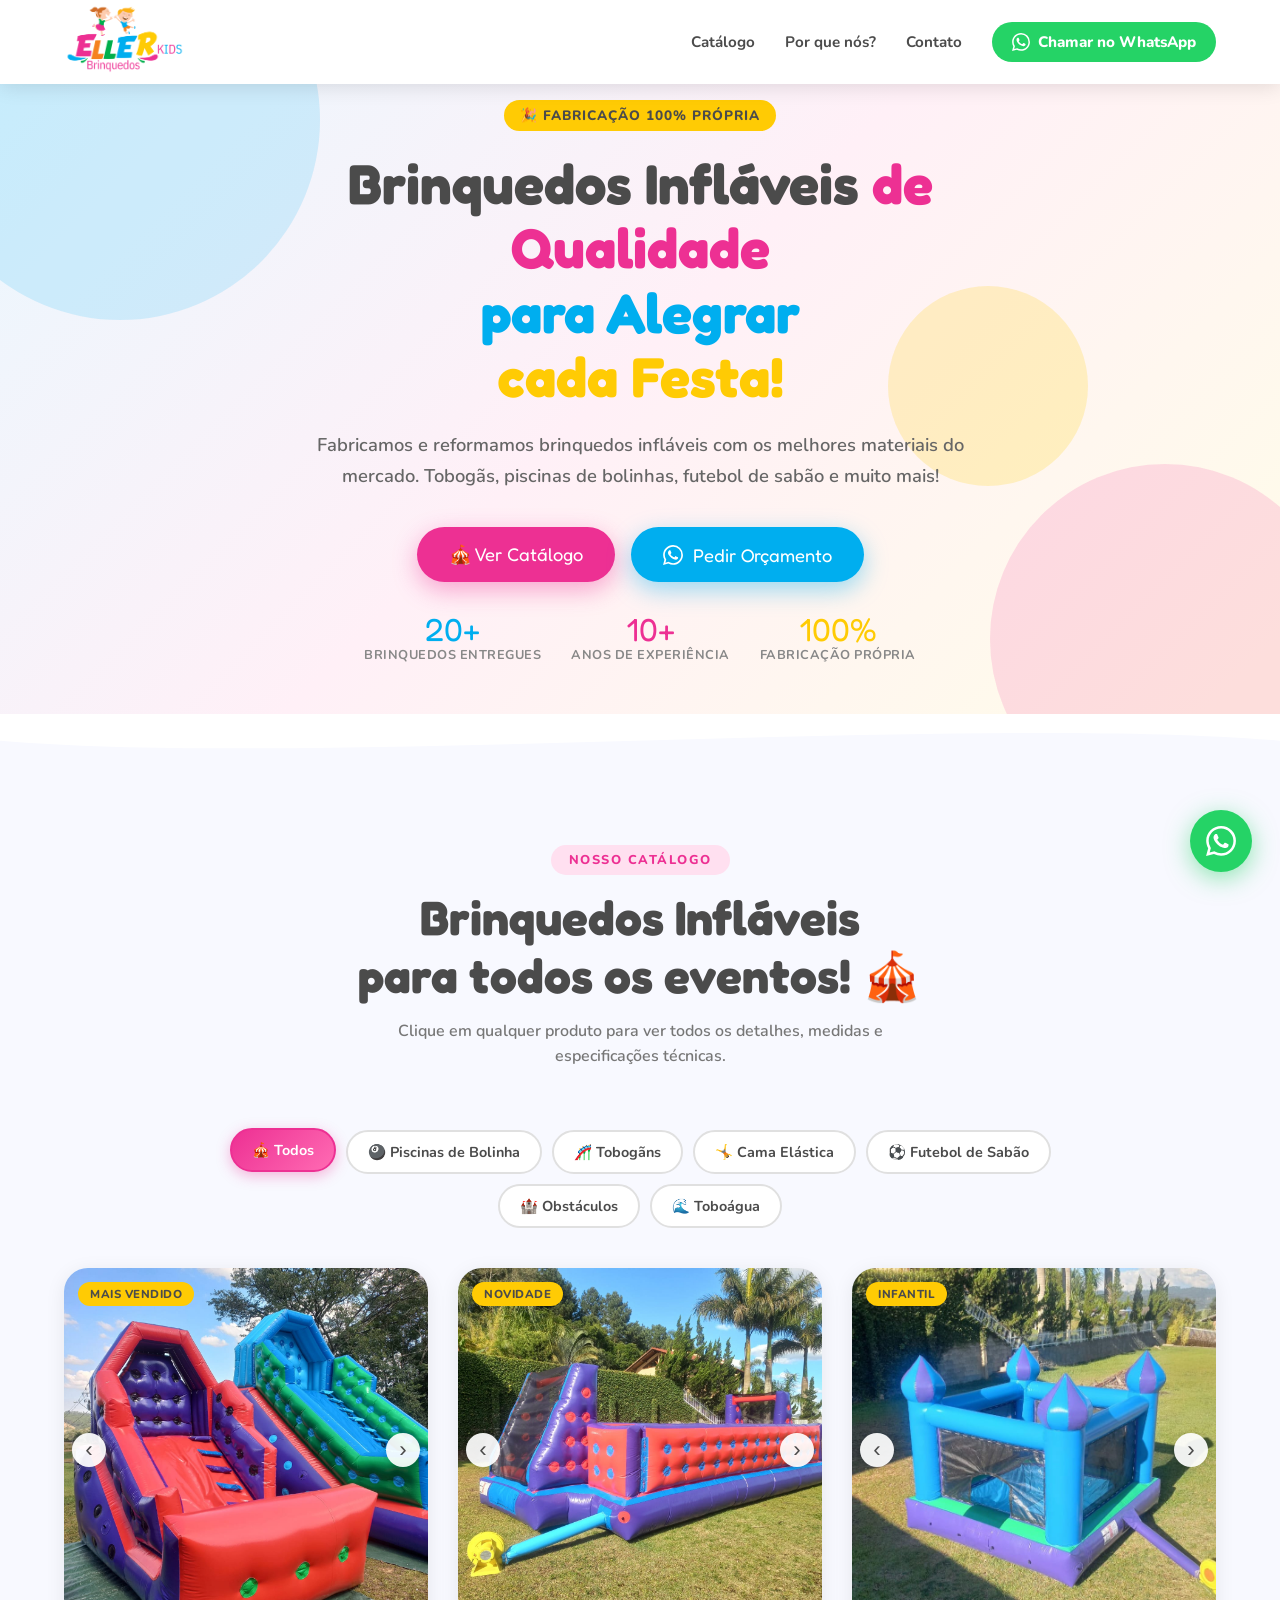
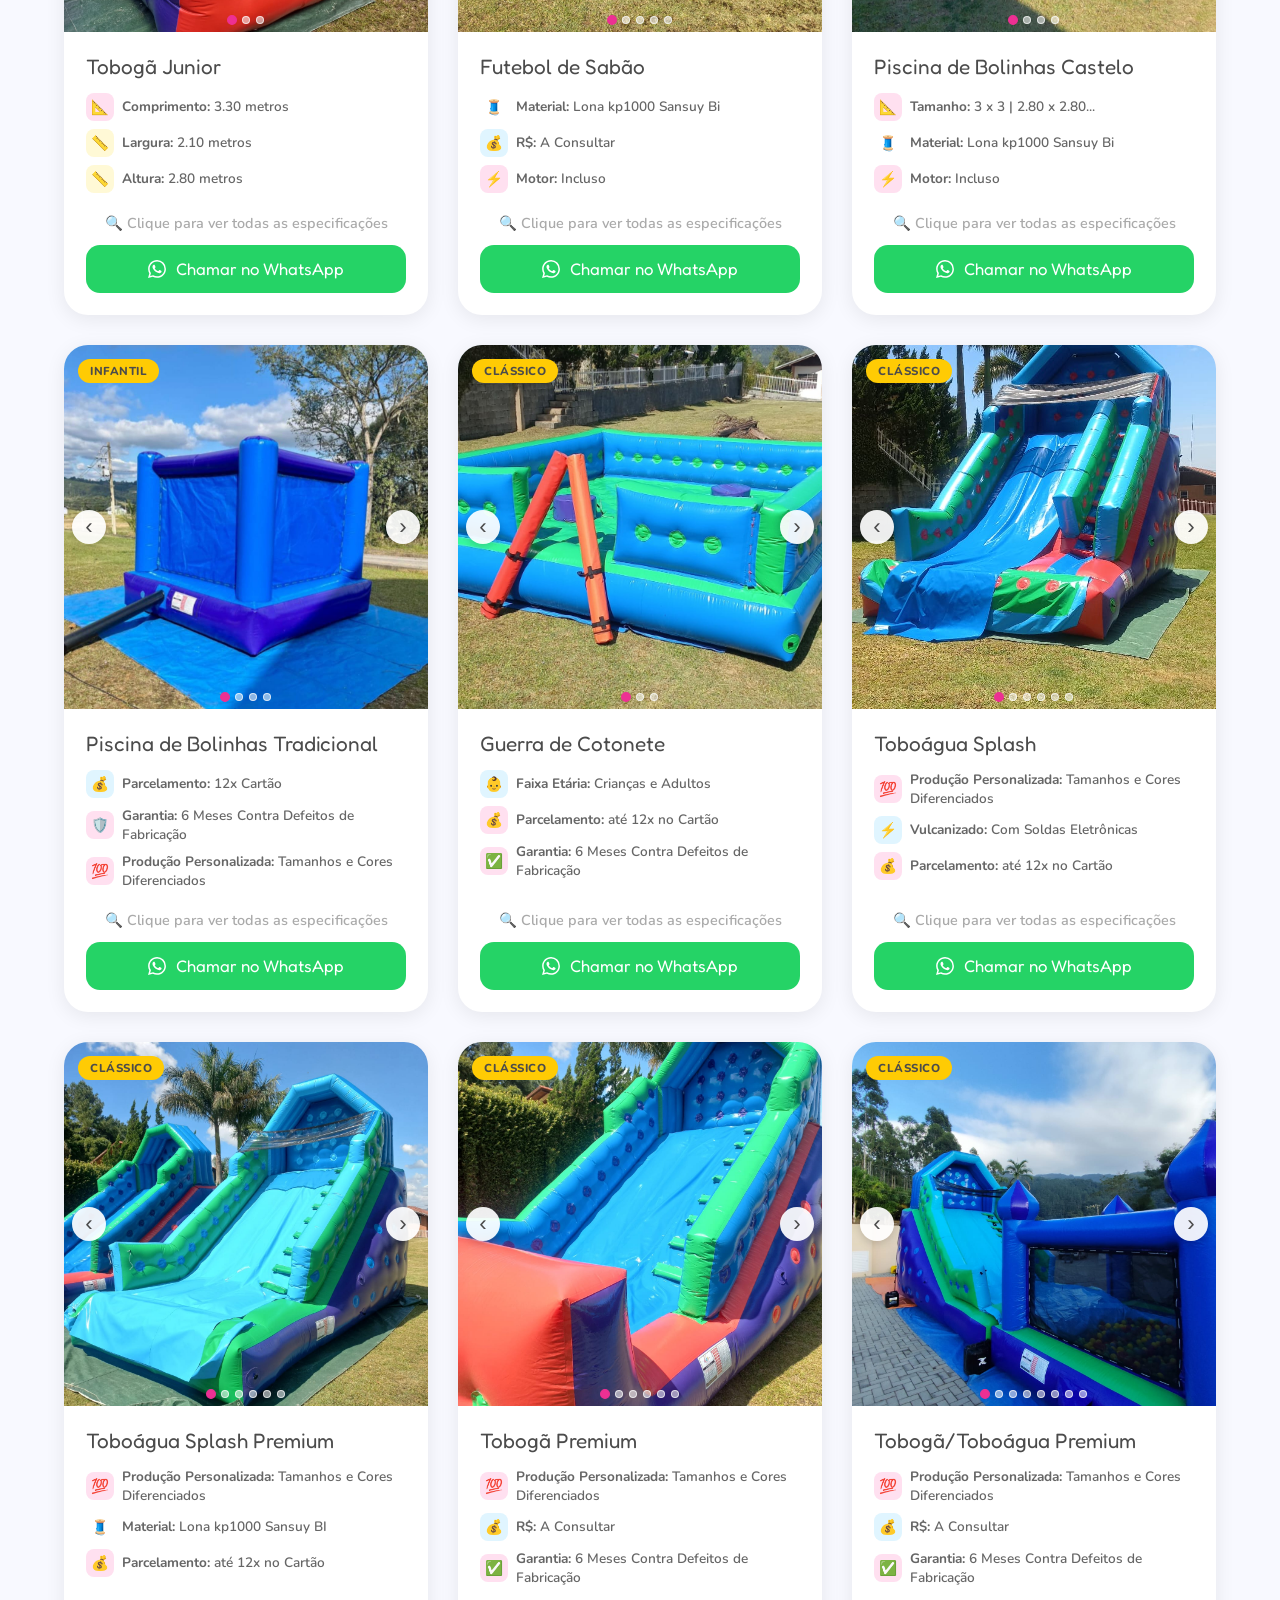
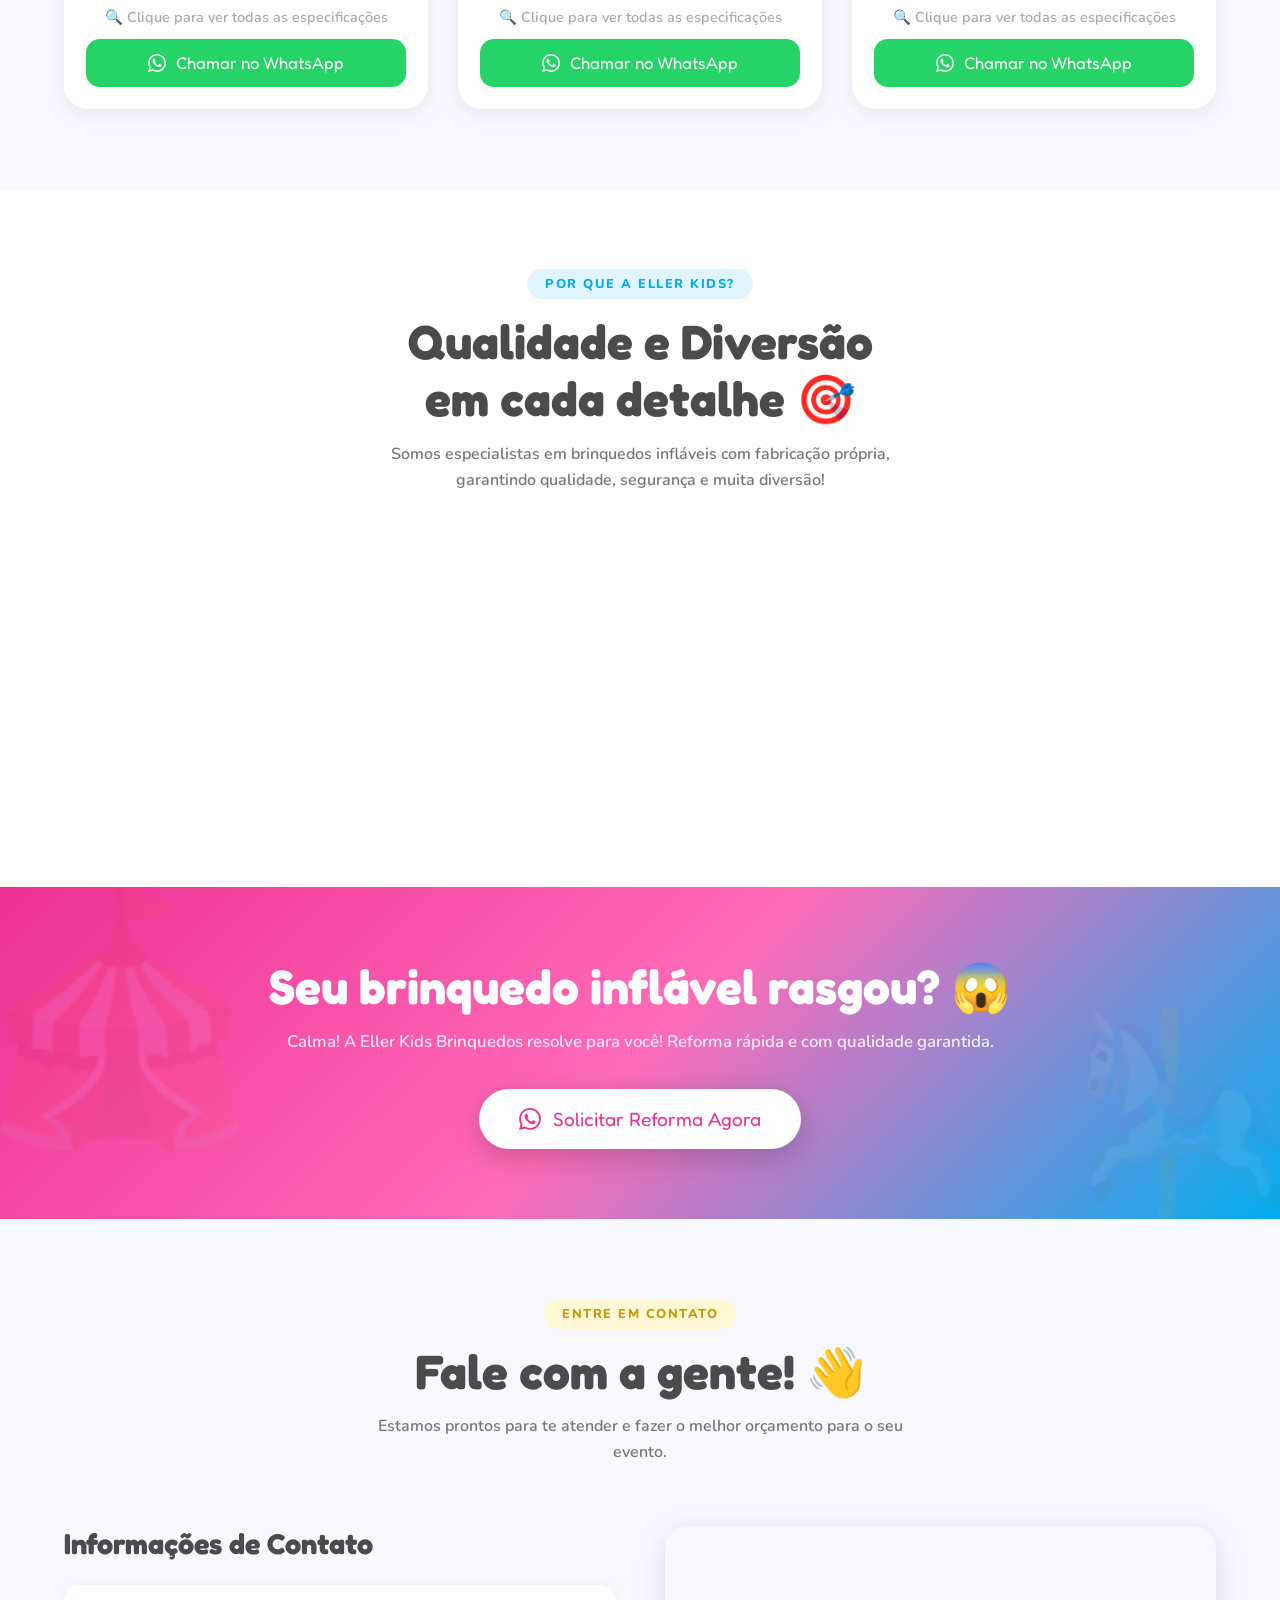
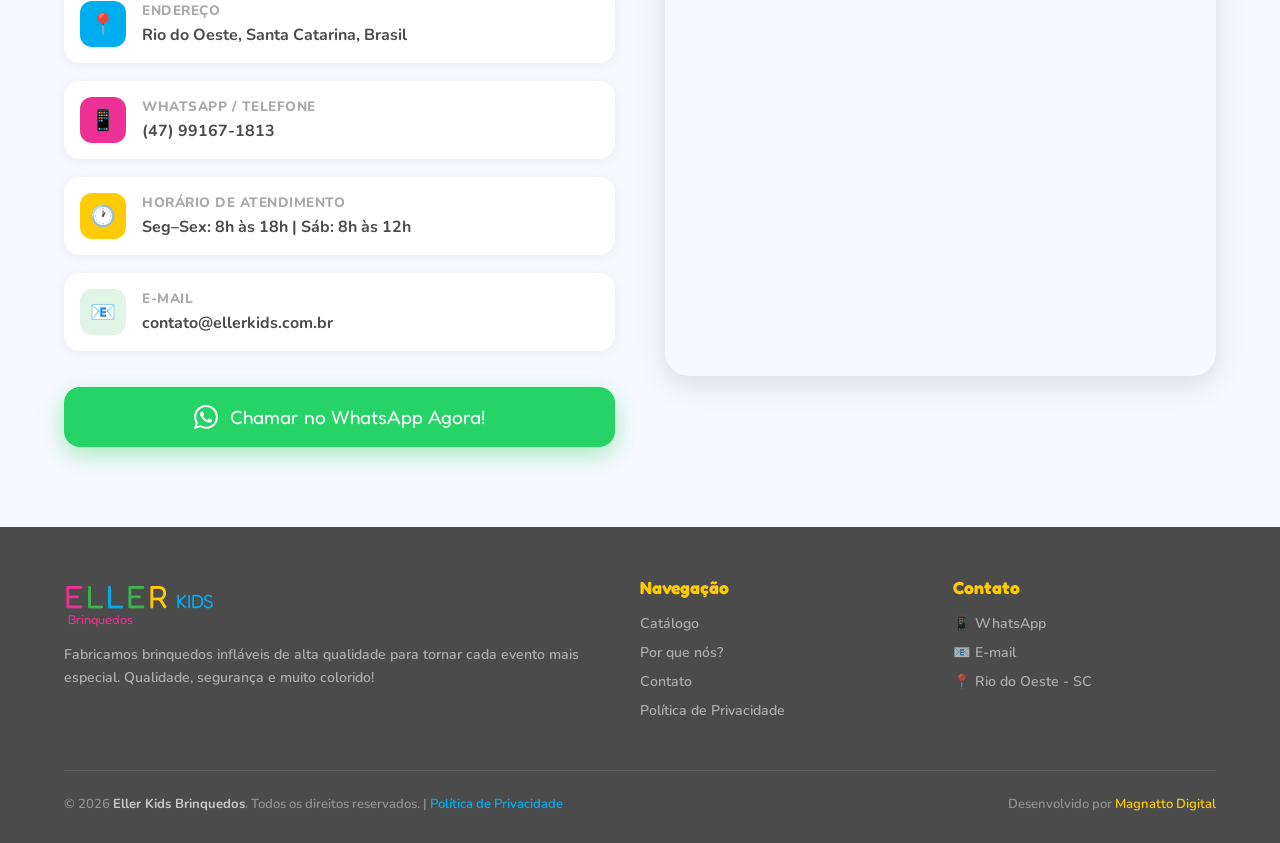
<file: index.html>
<!DOCTYPE html>
<html lang="pt-BR">
<head>
<meta charset="UTF-8">
<meta name="viewport" content="width=device-width, initial-scale=1.0">
<title>Eller Kids Brinquedos Infláveis</title>
<link rel="preconnect" href="https://fonts.googleapis.com">
<link href="https://fonts.googleapis.com/css2?family=Nunito:wght@400;600;700;800;900&family=Fredoka+One&display=swap" rel="stylesheet">
<link rel="stylesheet" href="style.css">
<link rel="icon" href="favicon.png" type="image/png" size="38x38">
</head>
<body>

<!-- NAVBAR -->
<nav class="navbar">
  <div class="navbar-logo">
    <div style="display:flex; align-items:baseline; gap:0;">
      <div>
        <img src="logo.png" alt="logo">
      </div>
    </div>
  </div>

  <ul class="nav-links">
    <li><a href="#catalogo">Catálogo</a></li>
    <li><a href="#sobre">Por que nós?</a></li>
    <li><a href="#contato">Contato</a></li>
    <li>
      <a href="https://wa.me/5547991671813?text=Olá!%20Quero%20saber%20mais%20sobre%20os%20brinquedos%20da%20Eller%20Kids!" 
         target="_blank" class="btn-whatsapp-nav">
        <svg width="18" height="18" viewBox="0 0 24 24" fill="white"><path d="M17.472 14.382c-.297-.149-1.758-.867-2.03-.967-.273-.099-.471-.148-.67.15-.197.297-.767.966-.94 1.164-.173.199-.347.223-.644.075-.297-.15-1.255-.463-2.39-1.475-.883-.788-1.48-1.761-1.653-2.059-.173-.297-.018-.458.13-.606.134-.133.298-.347.446-.52.149-.174.198-.298.298-.497.099-.198.05-.371-.025-.52-.075-.149-.669-1.612-.916-2.207-.242-.579-.487-.5-.669-.51-.173-.008-.371-.01-.57-.01-.198 0-.52.074-.792.372-.272.297-1.04 1.016-1.04 2.479 0 1.462 1.065 2.875 1.213 3.074.149.198 2.096 3.2 5.077 4.487.709.306 1.262.489 1.694.625.712.227 1.36.195 1.871.118.571-.085 1.758-.719 2.006-1.413.248-.694.248-1.289.173-1.413-.074-.124-.272-.198-.57-.347m-5.421 7.403h-.004a9.87 9.87 0 01-5.031-1.378l-.361-.214-3.741.982.998-3.648-.235-.374a9.86 9.86 0 01-1.51-5.26c.001-5.45 4.436-9.884 9.888-9.884 2.64 0 5.122 1.03 6.988 2.898a9.825 9.825 0 012.893 6.994c-.003 5.45-4.437 9.884-9.885 9.884m8.413-18.297A11.815 11.815 0 0012.05 0C5.495 0 .16 5.335.157 11.892c0 2.096.547 4.142 1.588 5.945L.057 24l6.305-1.654a11.882 11.882 0 005.683 1.448h.005c6.554 0 11.89-5.335 11.893-11.893a11.821 11.821 0 00-3.48-8.413z"/></svg>
        Chamar no WhatsApp
      </a>
    </li>
  </ul>

  <div class="hamburger" id="hamburger" onclick="toggleMenu()">
    <span></span><span></span><span></span>
  </div>
</nav>

<!-- MOBILE MENU -->
<div class="mobile-menu" id="mobileMenu">
  <a href="#catalogo" onclick="toggleMenu()">🎪 Catálogo</a>
  <a href="#sobre" onclick="toggleMenu()">⭐ Por que nós?</a>
  <a href="#contato" onclick="toggleMenu()">📍 Contato</a>
  <a href="https://wa.me/5547991671813?text=Olá!%20Quero%20saber%20mais%20sobre%20os%20brinquedos%20da%20Eller%20Kids!" 
     target="_blank" class="btn-whatsapp-nav" onclick="toggleMenu()">
    <svg width="18" height="18" viewBox="0 0 24 24" fill="white"><path d="M17.472 14.382c-.297-.149-1.758-.867-2.03-.967-.273-.099-.471-.148-.67.15-.197.297-.767.966-.94 1.164-.173.199-.347.223-.644.075-.297-.15-1.255-.463-2.39-1.475-.883-.788-1.48-1.761-1.653-2.059-.173-.297-.018-.458.13-.606.134-.133.298-.347.446-.52.149-.174.198-.298.298-.497.099-.198.05-.371-.025-.52-.075-.149-.669-1.612-.916-2.207-.242-.579-.487-.5-.669-.51-.173-.008-.371-.01-.57-.01-.198 0-.52.074-.792.372-.272.297-1.04 1.016-1.04 2.479 0 1.462 1.065 2.875 1.213 3.074.149.198 2.096 3.2 5.077 4.487.709.306 1.262.489 1.694.625.712.227 1.36.195 1.871.118.571-.085 1.758-.719 2.006-1.413.248-.694.248-1.289.173-1.413-.074-.124-.272-.198-.57-.347m-5.421 7.403h-.004a9.87 9.87 0 01-5.031-1.378l-.361-.214-3.741.982.998-3.648-.235-.374a9.86 9.86 0 01-1.51-5.26c.001-5.45 4.436-9.884 9.888-9.884 2.64 0 5.122 1.03 6.988 2.898a9.825 9.825 0 012.893 6.994c-.003 5.45-4.437 9.884-9.885 9.884m8.413-18.297A11.815 11.815 0 0012.05 0C5.495 0 .16 5.335.157 11.892c0 2.096.547 4.142 1.588 5.945L.057 24l6.305-1.654a11.882 11.882 0 005.683 1.448h.005c6.554 0 11.89-5.335 11.893-11.893a11.821 11.821 0 00-3.48-8.413z"/></svg>
    Chamar no WhatsApp
  </a>
</div>

<!-- HERO -->
<section class="hero">
  <div class="hero-blob-1"></div>
  <div class="hero-blob-2"></div>
  <div class="hero-blob-3"></div>

  <div class="hero-content">
    <div class="hero-tag">🎉 Fabricação 100% Própria</div>
    <h1>
      Brinquedos Infláveis <span class="highlight-pink">de Qualidade</span><br>
      <span class="highlight-blue">para Alegrar</span><br>
      <span class="highlight-yellow">cada Festa!</span>
    </h1>
    <p>Fabricamos e reformamos brinquedos infláveis com os melhores materiais do mercado. Tobogãs, piscinas de bolinhas, futebol de sabão e muito mais!</p>
    <div class="hero-buttons">
      <a href="#catalogo" class="btn-primary">
        🎪 Ver Catálogo
      </a>
      <a href="https://wa.me/5547991671813?text=Olá!%20Gostaria%20de%20um%20orçamento!" target="_blank" class="btn-secondary">
        <svg width="20" height="20" viewBox="0 0 24 24" fill="white"><path d="M17.472 14.382c-.297-.149-1.758-.867-2.03-.967-.273-.099-.471-.148-.67.15-.197.297-.767.966-.94 1.164-.173.199-.347.223-.644.075-.297-.15-1.255-.463-2.39-1.475-.883-.788-1.48-1.761-1.653-2.059-.173-.297-.018-.458.13-.606.134-.133.298-.347.446-.52.149-.174.198-.298.298-.497.099-.198.05-.371-.025-.52-.075-.149-.669-1.612-.916-2.207-.242-.579-.487-.5-.669-.51-.173-.008-.371-.01-.57-.01-.198 0-.52.074-.792.372-.272.297-1.04 1.016-1.04 2.479 0 1.462 1.065 2.875 1.213 3.074.149.198 2.096 3.2 5.077 4.487.709.306 1.262.489 1.694.625.712.227 1.36.195 1.871.118.571-.085 1.758-.719 2.006-1.413.248-.694.248-1.289.173-1.413-.074-.124-.272-.198-.57-.347m-5.421 7.403h-.004a9.87 9.87 0 01-5.031-1.378l-.361-.214-3.741.982.998-3.648-.235-.374a9.86 9.86 0 01-1.51-5.26c.001-5.45 4.436-9.884 9.888-9.884 2.64 0 5.122 1.03 6.988 2.898a9.825 9.825 0 012.893 6.994c-.003 5.45-4.437 9.884-9.885 9.884m8.413-18.297A11.815 11.815 0 0012.05 0C5.495 0 .16 5.335.157 11.892c0 2.096.547 4.142 1.588 5.945L.057 24l6.305-1.654a11.882 11.882 0 005.683 1.448h.005c6.554 0 11.89-5.335 11.893-11.893a11.821 11.821 0 00-3.48-8.413z"/></svg>
        Pedir Orçamento
      </a>
    </div>

    <div class="hero-stats">
      <div class="stat">
        <div class="stat-number">20+</div>
        <div class="stat-label">Brinquedos Entregues</div>
      </div>
      <div class="stat">
        <div class="stat-number">10+</div>
        <div class="stat-label">Anos de Experiência</div>
      </div>
      <div class="stat">
        <div class="stat-number">100%</div>
        <div class="stat-label">Fabricação Própria</div>
      </div>
    </div>
  </div>

  
</section>



<!-- CATALOG -->
<div class="wave-top">
  <svg viewBox="0 0 1440 60" xmlns="http://www.w3.org/2000/svg">
    <path d="M0,30 C360,60 1080,0 1440,30 L1440,60 L0,60 Z" fill="#f8f9ff"/>
  </svg>
</div>

<section class="catalog-section" id="catalogo">
  <div class="section-header fade-up">
    <div class="section-tag pink">Nosso Catálogo</div>
    <h2 class="section-title">Brinquedos Infláveis<br>para todos os eventos! 🎪</h2>
    <p class="section-subtitle">Clique em qualquer produto para ver todos os detalhes, medidas e especificações técnicas.</p>
  </div>

  <div class="category-filters fade-up">
    <button class="filter-btn active" data-category="all">🎪 Todos</button>
    <button class="filter-btn" data-category="piscina">🎱 Piscinas de Bolinha</button>
    <button class="filter-btn" data-category="tobogan">🎢 Tobogãns</button>
    <button class="filter-btn" data-category="cama">🤸 Cama Elástica</button>
    <button class="filter-btn" data-category="futebol">⚽ Futebol de Sabão</button>
    <button class="filter-btn" data-category="castelo">🏰 Obstáculos</button>
    <button class="filter-btn" data-category="toboagua">🌊 Toboágua</button>
  </div>

  <div class="catalog-grid" id="catalogGrid">
    <!-- Products injected by JS -->
  </div>
</section>

<!-- WHY US -->
<section class="why-section" id="sobre">
  <div class="section-header fade-up">
    <div class="section-tag blue">Por que a Eller Kids?</div>
    <h2 class="section-title">Qualidade e Diversão<br>em cada detalhe 🎯</h2>
    <p class="section-subtitle">Somos especialistas em brinquedos infláveis com fabricação própria, garantindo qualidade, segurança e muita diversão!</p>
  </div>

  <div class="features-grid">
    <div class="feature-card fade-up">
      <span class="feature-icon">🏭</span>
      <div class="feature-title">Fabricação Própria</div>
      <p class="feature-desc">Produzimos tudo em nossa fábrica com rigoroso controle de qualidade.</p>
    </div>
    <div class="feature-card fade-up">
      <span class="feature-icon">🛡️</span>
      <div class="feature-title">Materiais Seguros</div>
      <p class="feature-desc">Lona de alta resistência e costuras reforçadas para máxima segurança.</p>
    </div>
    <div class="feature-card fade-up">
      <span class="feature-icon">🔧</span>
      <div class="feature-title">Reforma e Manutenção</div>
      <p class="feature-desc">Seu brinquedo rasgou? A gente reforma e deixa como novo!</p>
    </div>
    <div class="feature-card fade-up">
      <span class="feature-icon">🚚</span>
      <div class="feature-title">Entrega em Todo Brasil</div>
      <p class="feature-desc">Enviamos nossos brinquedos para todo o território nacional.</p>
    </div>
  </div>
</section>

<!-- CTA BANNER -->
<div class="cta-banner">
  <h2>Seu brinquedo inflável rasgou? 😱</h2>
  <p>Calma! A Eller Kids Brinquedos resolve para você! Reforma rápida e com qualidade garantida.</p>
  <a href="https://wa.me/5547991671813?text=Olá!%20Vim%20Pelo%20Site%20e%20Preciso%20reformar%20meu%20brinquedo%20inflável!" target="_blank" class="btn-cta-white">
    <svg width="22" height="22" viewBox="0 0 24 24" fill="#ed3093"><path d="M17.472 14.382c-.297-.149-1.758-.867-2.03-.967-.273-.099-.471-.148-.67.15-.197.297-.767.966-.94 1.164-.173.199-.347.223-.644.075-.297-.15-1.255-.463-2.39-1.475-.883-.788-1.48-1.761-1.653-2.059-.173-.297-.018-.458.13-.606.134-.133.298-.347.446-.52.149-.174.198-.298.298-.497.099-.198.05-.371-.025-.52-.075-.149-.669-1.612-.916-2.207-.242-.579-.487-.5-.669-.51-.173-.008-.371-.01-.57-.01-.198 0-.52.074-.792.372-.272.297-1.04 1.016-1.04 2.479 0 1.462 1.065 2.875 1.213 3.074.149.198 2.096 3.2 5.077 4.487.709.306 1.262.489 1.694.625.712.227 1.36.195 1.871.118.571-.085 1.758-.719 2.006-1.413.248-.694.248-1.289.173-1.413-.074-.124-.272-.198-.57-.347m-5.421 7.403h-.004a9.87 9.87 0 01-5.031-1.378l-.361-.214-3.741.982.998-3.648-.235-.374a9.86 9.86 0 01-1.51-5.26c.001-5.45 4.436-9.884 9.888-9.884 2.64 0 5.122 1.03 6.988 2.898a9.825 9.825 0 012.893 6.994c-.003 5.45-4.437 9.884-9.885 9.884m8.413-18.297A11.815 11.815 0 0012.05 0C5.495 0 .16 5.335.157 11.892c0 2.096.547 4.142 1.588 5.945L.057 24l6.305-1.654a11.882 11.882 0 005.683 1.448h.005c6.554 0 11.89-5.335 11.893-11.893a11.821 11.821 0 00-3.48-8.413z"/></svg>
    Solicitar Reforma Agora
  </a>
</div>

<!-- CONTACT -->
<section class="contact-section" id="contato">
  <div class="section-header fade-up">
    <div class="section-tag yellow">Entre em Contato</div>
    <h2 class="section-title">Fale com a gente! 👋</h2>
    <p class="section-subtitle">Estamos prontos para te atender e fazer o melhor orçamento para o seu evento.</p>
  </div>

  <div class="contact-grid">
    <div class="contact-info fade-up">
      <h3>Informações de Contato</h3>
      <div class="contact-items">
        <div class="contact-item">
          <div class="contact-item-icon blue">📍</div>
          <div class="contact-item-text">
            <strong>Endereço</strong>
            <span>Rio do Oeste, Santa Catarina, Brasil</span>
          </div>
        </div>
        <div class="contact-item">
          <div class="contact-item-icon pink" style="color:white;">📱</div>
          <div class="contact-item-text">
            <strong>WhatsApp / Telefone</strong>
            <span>(47) 99167-1813</span>
          </div>
        </div>
        <div class="contact-item">
          <div class="contact-item-icon yellow">🕐</div>
          <div class="contact-item-text">
            <strong>Horário de Atendimento</strong>
            <span>Seg–Sex: 8h às 18h | Sáb: 8h às 12h</span>
          </div>
        </div>
        <div class="contact-item">
          <div class="contact-item-icon" style="background:#e0f5e5;">📧</div>
          <div class="contact-item-text">
            <strong>E-mail</strong>
            <span>contato@ellerkids.com.br</span>
          </div>
        </div>
      </div>

      <a href="https://wa.me/5547991671813?text=Olá!%20Vim%20Pelo%20Site%20e%20Quero%20saber%20mais%20sobre%20os%20brinquedos%20infláveis!" target="_blank" class="btn-wpp-contact">
        <svg width="24" height="24" viewBox="0 0 24 24" fill="white"><path d="M17.472 14.382c-.297-.149-1.758-.867-2.03-.967-.273-.099-.471-.148-.67.15-.197.297-.767.966-.94 1.164-.173.199-.347.223-.644.075-.297-.15-1.255-.463-2.39-1.475-.883-.788-1.48-1.761-1.653-2.059-.173-.297-.018-.458.13-.606.134-.133.298-.347.446-.52.149-.174.198-.298.298-.497.099-.198.05-.371-.025-.52-.075-.149-.669-1.612-.916-2.207-.242-.579-.487-.5-.669-.51-.173-.008-.371-.01-.57-.01-.198 0-.52.074-.792.372-.272.297-1.04 1.016-1.04 2.479 0 1.462 1.065 2.875 1.213 3.074.149.198 2.096 3.2 5.077 4.487.709.306 1.262.489 1.694.625.712.227 1.36.195 1.871.118.571-.085 1.758-.719 2.006-1.413.248-.694.248-1.289.173-1.413-.074-.124-.272-.198-.57-.347m-5.421 7.403h-.004a9.87 9.87 0 01-5.031-1.378l-.361-.214-3.741.982.998-3.648-.235-.374a9.86 9.86 0 01-1.51-5.26c.001-5.45 4.436-9.884 9.888-9.884 2.64 0 5.122 1.03 6.988 2.898a9.825 9.825 0 012.893 6.994c-.003 5.45-4.437 9.884-9.885 9.884m8.413-18.297A11.815 11.815 0 0012.05 0C5.495 0 .16 5.335.157 11.892c0 2.096.547 4.142 1.588 5.945L.057 24l6.305-1.654a11.882 11.882 0 005.683 1.448h.005c6.554 0 11.89-5.335 11.893-11.893a11.821 11.821 0 00-3.48-8.413z"/></svg>
        Chamar no WhatsApp Agora!
      </a>
    </div>

    <div class="map-area fade-up">
      <iframe
        src="https://www.google.com/maps/embed?pb=!1m18!1m12!1m3!1d1254.6924611767972!2d-49.81125236689129!3d-27.193836766256528!2m3!1f0!2f0!3f0!3m2!1i1024!2i768!4f13.1!3m3!1m2!1s0x94dfcf88219246b5%3A0x9d5bc209290c7d69!2zRWxsZXIgS2lkcyAtIExvY2HDp8OjbywgTWFudXRlbsOnw6NvLCBSZWZvcm1hcyBlIEZhYnJpY2HDp8OjbyBkZSBCcmlucXVlZG9zIEluZmzDoXZlaXM!5e0!3m2!1spt-BR!2sbr!4v1776367693253!5m2!1spt-BR!2sbr" width="600" height="450" style="border:0;" allowfullscreen="" loading="lazy" referrerpolicy="no-referrer-when-downgrade">
        loading="lazy"
        referrerpolicy="no-referrer-when-downgrade"
        title="Localização Eller Kids Brinquedos">
      </iframe>
    </div>
  </div>
</section>

<!-- FOOTER -->
<footer>
  <div class="footer-content">
    <div class="footer-brand">
      <div class="logo-wrap">
        <div class="footer-logo">
          <span>E</span><span>L</span><span>L</span><span>E</span><span>R</span>
          <span style="color:#00aeef; margin-left:6px; font-size:1.2rem;">KIDS</span>
        </div>
        <span class="footer-logo-sub">Brinquedos</span>
      </div>
      <p class="footer-desc">Fabricamos brinquedos infláveis de alta qualidade para tornar cada evento mais especial. Qualidade, segurança e muito colorido!</p>
    </div>

    <div class="footer-col">
      <h4>Navegação</h4>
      <a href="#catalogo">Catálogo</a>
      <a href="#sobre">Por que nós?</a>
      <a href="#contato">Contato</a>
      <a href="#" onclick="openPrivacy(); return false;">Política de Privacidade</a>
    </div>

    <div class="footer-col">
      <h4>Contato</h4>
      <a href="https://wa.me/5547991671813" target="_blank">📱 WhatsApp</a>
      <a href="mailto:contato@ellerkids.com.br">📧 E-mail</a>
      <a href="#contato">📍 Rio do Oeste - SC</a>
    </div>
  </div>

  <div class="footer-bottom">
    <p>© 2026 <strong style="color:rgba(255,255,255,0.7);">Eller Kids Brinquedos</strong>. Todos os direitos reservados. | <a href="#" onclick="openPrivacy(); return false;">Política de Privacidade</a></p>
    <p class="magnatto-link">Desenvolvido por <a href="https://www.magnattodigital.com.br" target="_blank">Magnatto Digital</a></p>
  </div>
</footer>

<!-- MODAL -->
<div class="modal-overlay" id="productModal" onclick="closeModalOutside(event)">
  <div class="modal-box" id="modalBox">
    <button class="modal-close" onclick="closeModal()">✕</button>
    <div class="modal-img" id="modalImg">
      <div class="emoji-big" id="modalEmoji"></div>
    </div>
    <div class="modal-body">
      <span class="modal-badge" id="modalBadge"></span>
      <h2 class="modal-title" id="modalTitle"></h2>
      <p class="modal-desc" id="modalDesc"></p>
      <div class="modal-specs-grid" id="modalSpecs"></div>
      <a class="btn-wpp-modal" id="modalWppBtn" href="#" target="_blank">
        <svg width="24" height="24" viewBox="0 0 24 24" fill="white"><path d="M17.472 14.382c-.297-.149-1.758-.867-2.03-.967-.273-.099-.471-.148-.67.15-.197.297-.767.966-.94 1.164-.173.199-.347.223-.644.075-.297-.15-1.255-.463-2.39-1.475-.883-.788-1.48-1.761-1.653-2.059-.173-.297-.018-.458.13-.606.134-.133.298-.347.446-.52.149-.174.198-.298.298-.497.099-.198.05-.371-.025-.52-.075-.149-.669-1.612-.916-2.207-.242-.579-.487-.5-.669-.51-.173-.008-.371-.01-.57-.01-.198 0-.52.074-.792.372-.272.297-1.04 1.016-1.04 2.479 0 1.462 1.065 2.875 1.213 3.074.149.198 2.096 3.2 5.077 4.487.709.306 1.262.489 1.694.625.712.227 1.36.195 1.871.118.571-.085 1.758-.719 2.006-1.413.248-.694.248-1.289.173-1.413-.074-.124-.272-.198-.57-.347m-5.421 7.403h-.004a9.87 9.87 0 01-5.031-1.378l-.361-.214-3.741.982.998-3.648-.235-.374a9.86 9.86 0 01-1.51-5.26c.001-5.45 4.436-9.884 9.888-9.884 2.64 0 5.122 1.03 6.988 2.898a9.825 9.825 0 012.893 6.994c-.003 5.45-4.437 9.884-9.885 9.884m8.413-18.297A11.815 11.815 0 0012.05 0C5.495 0 .16 5.335.157 11.892c0 2.096.547 4.142 1.588 5.945L.057 24l6.305-1.654a11.882 11.882 0 005.683 1.448h.005c6.554 0 11.89-5.335 11.893-11.893a11.821 11.821 0 00-3.48-8.413z"/></svg>
        Pedir Orçamento no WhatsApp
      </a>
    </div>
  </div>
</div>

<!-- PRIVACY MODAL -->
<div class="modal-overlay" id="privacyModal" onclick="closePrivacyOutside(event)" style="z-index:3000;">
  <div class="modal-box" style="max-width:700px;">
    <button class="modal-close" onclick="closePrivacy()">✕</button>
    <div style="padding:40px;">
      <h2 style="font-family:'Fredoka One',cursive; font-size:2rem; color:var(--dark); margin-bottom:16px;">🔒 Política de Privacidade</h2>
      <div style="font-size:0.9rem; color:#666; line-height:1.8; font-weight:600; max-height:60vh; overflow-y:auto;">
        <p><strong>Eller Kids Brinquedos</strong> respeita sua privacidade.</p>
        <br>
        <p><strong>Coleta de Dados:</strong> Coletamos apenas as informações necessárias para fornecer nossos serviços, como nome e telefone via WhatsApp.</p>
        <br>
        <p><strong>Uso das Informações:</strong> Suas informações são utilizadas exclusivamente para contato comercial e não são compartilhadas com terceiros sem seu consentimento.</p>
        <br>
        <p><strong>Cookies:</strong> Nosso site pode utilizar cookies para melhorar a experiência de navegação.</p>
        <br>
        <p><strong>Seus Direitos:</strong> Você pode solicitar a exclusão dos seus dados a qualquer momento entrando em contato conosco via WhatsApp ou e-mail.</p>
        <br>
        <p><strong>Contato:</strong> contato@ellerkids.com.br</p>
        <br>
        <p style="font-size:0.78rem; color:#aaa;">Última atualização: 2026 | Site desenvolvido por <a href="https://www.magnattodigital.com.br" target="_blank" style="text-decoration: none;"> Magnatto Digital </a></p>
      </div>
    </div>
  </div>
</div>

<!-- WHATSAPP FLOAT -->
<a href="https://wa.me/5547991671813?text=Olá!%20Vim%20pelo%20site%20e%20quero%20um%20orçamento!" target="_blank" class="wpp-float" title="Chamar no WhatsApp">
  <svg width="30" height="30" viewBox="0 0 24 24" fill="white"><path d="M17.472 14.382c-.297-.149-1.758-.867-2.03-.967-.273-.099-.471-.148-.67.15-.197.297-.767.966-.94 1.164-.173.199-.347.223-.644.075-.297-.15-1.255-.463-2.39-1.475-.883-.788-1.48-1.761-1.653-2.059-.173-.297-.018-.458.13-.606.134-.133.298-.347.446-.52.149-.174.198-.298.298-.497.099-.198.05-.371-.025-.52-.075-.149-.669-1.612-.916-2.207-.242-.579-.487-.5-.669-.51-.173-.008-.371-.01-.57-.01-.198 0-.52.074-.792.372-.272.297-1.04 1.016-1.04 2.479 0 1.462 1.065 2.875 1.213 3.074.149.198 2.096 3.2 5.077 4.487.709.306 1.262.489 1.694.625.712.227 1.36.195 1.871.118.571-.085 1.758-.719 2.006-1.413.248-.694.248-1.289.173-1.413-.074-.124-.272-.198-.57-.347m-5.421 7.403h-.004a9.87 9.87 0 01-5.031-1.378l-.361-.214-3.741.982.998-3.648-.235-.374a9.86 9.86 0 01-1.51-5.26c.001-5.45 4.436-9.884 9.888-9.884 2.64 0 5.122 1.03 6.988 2.898a9.825 9.825 0 012.893 6.994c-.003 5.45-4.437 9.884-9.885 9.884m8.413-18.297A11.815 11.815 0 0012.05 0C5.495 0 .16 5.335.157 11.892c0 2.096.547 4.142 1.588 5.945L.057 24l6.305-1.654a11.882 11.882 0 005.683 1.448h.005c6.554 0 11.89-5.335 11.893-11.893a11.821 11.821 0 00-3.48-8.413z"/></svg>
</a>


<script src="script.js"></script>
</body>
</html>
</file>
<file: style.css>
/* ===== CSS VARIABLES ===== */
  :root {
    --blue: #00aeef;
    --pink: #ed3093;
    --yellow: #ffcb04;
    --dark: #4b4b4b;
    --green: #3cb54a;
    --white: #ffffff;
    --light-bg: #f8f9ff;
  }

  * { margin: 0; padding: 0; box-sizing: border-box; }

  html { scroll-behavior: smooth; }

  body {
    font-family: 'Nunito', sans-serif;
    color: var(--dark);
    overflow-x: hidden;
  }

  /* ===== DISPLAY FONT SIMULATION (Sugo Display style) ===== */
  .display-font {
    font-family: 'Fredoka One', cursive;
    letter-spacing: 0.5px;
  }

  /* ===== NAVBAR ===== */
  .navbar {
    position: fixed;
    top: 0; left: 0; right: 0;
    z-index: 1000;
    background: var(--white);
    box-shadow: 0 2px 20px rgba(0,0,0,0.12);
    padding: 0 5%;
    display: flex;
    align-items: center;
    justify-content: space-between;
    height: 84px;
  }

  .navbar-logo img {
    height: 150px;
    width: auto;
  }

  .navbar-logo .logo-text {
    font-family: 'Fredoka One', cursive;
    font-size: 2.6rem;
    display: flex;
    gap: 0;
  }
  .navbar-logo .logo-text span:nth-child(1) { color: var(--pink); }
  .navbar-logo .logo-text span:nth-child(2) { color: var(--green); }
  .navbar-logo .logo-text span:nth-child(3) { color: var(--blue); }
  .navbar-logo .logo-text span:nth-child(4) { color: var(--green); }
  .navbar-logo .logo-text span:nth-child(5) { color: var(--yellow); }
  .navbar-logo .logo-sub {
    font-family: 'Fredoka One', cursive;
    font-size: 1rem;
    color: var(--pink);
    display: block;
    text-align: center;
    margin-top: -6px;
  }

  .nav-links {
    display: flex;
    align-items: center;
    gap: 30px;
    list-style: none;
  }

  .nav-links a {
    text-decoration: none;
    color: var(--dark);
    font-weight: 700;
    font-size: 0.95rem;
    transition: color 0.2s;
    position: relative;
  }

  .nav-links a::after {
    content: '';
    position: absolute;
    bottom: -4px; left: 0; right: 0;
    height: 3px;
    background: var(--pink);
    border-radius: 2px;
    transform: scaleX(0);
    transition: transform 0.2s;
  }

  .nav-links a:hover { color: var(--pink); }
  .nav-links a:hover::after { transform: scaleX(1); }

  .btn-whatsapp-nav {
    background: #25D366;
    color: white !important;
    padding: 10px 20px;
    border-radius: 50px;
    font-weight: 800 !important;
    display: flex;
    align-items: center;
    gap: 8px;
    transition: all 0.2s !important;
    white-space: nowrap;
  }

  .btn-whatsapp-nav::after { display: none !important; }
  .btn-whatsapp-nav:hover { background: #1ebe57 !important; transform: scale(1.05); color: white !important; }

  .hamburger {
    display: none;
    flex-direction: column;
    gap: 5px;
    cursor: pointer;
    padding: 5px;
  }
  .hamburger span {
    width: 26px; height: 3px;
    background: var(--dark);
    border-radius: 2px;
    transition: all 0.3s;
  }

  .mobile-menu {
    display: none;
    position: fixed;
    top: 84px; left: 0; right: 0;
    background: white;
    padding: 20px 5%;
    box-shadow: 0 10px 30px rgba(0,0,0,0.15);
    z-index: 999;
    flex-direction: column;
    gap: 16px;
  }
  .mobile-menu.open { display: flex; }
  .mobile-menu a {
    text-decoration: none;
    color: var(--dark);
    font-weight: 700;
    font-size: 1.1rem;
    padding: 10px 0;
    border-bottom: 2px solid #f0f0f0;
  }
  .mobile-menu .btn-whatsapp-nav {
    text-align: center;
    justify-content: center;
    margin-top: 8px;
  }

  /* ===== HERO ===== */
  .hero {
    min-height: 75vh;
    background: linear-gradient(135deg, #e8f8ff 0%, #fff0f7 50%, #fffde8 100%);
    position: relative;
    overflow: hidden;
    display: flex;
    align-items: center;
    justify-content: center;
    padding: 100px 5% 50px;
    text-align: center;
  }

  .hero-blob-1 {
    position: absolute;
    top: -80px; left: -80px;
    width: 400px; height: 400px;
    background: var(--blue);
    border-radius: 50%;
    opacity: 0.15;
  }

  .hero-blob-2 {
    position: absolute;
    bottom: -100px; right: -60px;
    width: 350px; height: 350px;
    background: var(--pink);
    border-radius: 50%;
    opacity: 0.15;
  }

  .hero-blob-3 {
    position: absolute;
    top: 40%; right: 15%;
    width: 200px; height: 200px;
    background: var(--yellow);
    border-radius: 50%;
    opacity: 0.2;
  }

  .hero-content {
    position: relative;
    z-index: 2;
    max-width: 700px;
    width: 100%;
    display: flex;
    flex-direction: column;
    align-items: center;
  }

  .hero-tag {
    display: inline-block;
    background: var(--yellow);
    color: var(--dark);
    font-weight: 800;
    font-size: 0.85rem;
    padding: 6px 16px;
    border-radius: 50px;
    margin-bottom: 20px;
    text-transform: uppercase;
    letter-spacing: 1px;
  }

  .hero h1 {
    font-family: 'Fredoka One', cursive;
    font-size: clamp(2.2rem, 4.5vw, 3.5rem);
    line-height: 1.15;
    margin-bottom: 20px;
    color: var(--dark);
  }

  .hero h1 .highlight-blue { color: var(--blue); }
  .hero h1 .highlight-pink { color: var(--pink); }
  .hero h1 .highlight-yellow { color: var(--yellow); }

  .hero p {
    font-size: 1.15rem;
    color: #666;
    line-height: 1.7;
    margin-bottom: 36px;
    font-weight: 600;
    text-align: center;
  }

  .hero-buttons {
    display: flex;
    gap: 16px;
    flex-wrap: wrap;
    justify-content: center;
  }

  .btn-primary {
    background: var(--pink);
    color: white;
    padding: 16px 32px;
    border-radius: 50px;
    font-family: 'Fredoka One', cursive;
    font-size: 1.15rem;
    text-decoration: none;
    display: inline-flex;
    align-items: center;
    gap: 10px;
    transition: all 0.25s;
    box-shadow: 0 8px 25px rgba(237,48,147,0.4);
  }
  .btn-primary:hover { transform: translateY(-3px); box-shadow: 0 12px 30px rgba(237,48,147,0.5); }

  .btn-secondary {
    background: var(--blue);
    color: white;
    padding: 16px 32px;
    border-radius: 50px;
    font-family: 'Fredoka One', cursive;
    font-size: 1.15rem;
    text-decoration: none;
    display: inline-flex;
    align-items: center;
    gap: 10px;
    transition: all 0.25s;
    box-shadow: 0 8px 25px rgba(0,174,239,0.4);
  }
  .btn-secondary:hover { transform: translateY(-3px); box-shadow: 0 12px 30px rgba(0,174,239,0.5); }

  .hero-stats {
    display: flex;
    gap: 30px;
    margin-top: 32px;
    flex-wrap: wrap;
    justify-content: center;
  }

  .stat {
    text-align: center;
  }

  .stat-number {
    font-family: 'Fredoka One', cursive;
    font-size: 2rem;
    line-height: 1;
  }

  .stat-label {
    font-size: 0.8rem;
    font-weight: 700;
    color: #888;
    text-transform: uppercase;
    letter-spacing: 0.5px;
  }

  .stat:nth-child(1) .stat-number { color: var(--blue); }
  .stat:nth-child(2) .stat-number { color: var(--pink); }
  .stat:nth-child(3) .stat-number { color: var(--yellow); }

  .hero-image-area {
    position: absolute;
    right: 0; top: 0; bottom: 0;
    width: 45%;
    display: flex;
    align-items: center;
    justify-content: center;
    overflow: hidden;
  }

  .hero-img-placeholder {
    width: 100%;
    height: 100%;
    object-fit: cover;
    opacity: 0.9;
  }

  .hero-floating-card {
    position: absolute;
    bottom: 12%; left: 5%;
    background: white;
    border-radius: 20px;
    padding: 16px 20px;
    box-shadow: 0 10px 40px rgba(0,0,0,0.15);
    display: flex;
    align-items: center;
    gap: 14px;
    z-index: 3;
    animation: float 3s ease-in-out infinite;
  }

  @keyframes float {
    0%, 100% { transform: translateY(0); }
    50% { transform: translateY(-8px); }
  }

  .hero-floating-card .icon {
    width: 48px; height: 48px;
    background: var(--yellow);
    border-radius: 12px;
    display: flex;
    align-items: center;
    justify-content: center;
    font-size: 1.5rem;
  }

  .hero-floating-card .card-text strong {
    display: block;
    font-weight: 800;
    color: var(--dark);
    font-size: 0.9rem;
  }

  .hero-floating-card .card-text span {
    font-size: 0.78rem;
    color: #888;
    font-weight: 600;
  }

  /* ===== SECTION COMMON ===== */
  section { padding: 80px 5%; }

  .section-header {
    text-align: center;
    margin-bottom: 60px;
  }

  .section-tag {
    display: inline-block;
    padding: 6px 18px;
    border-radius: 50px;
    font-weight: 800;
    font-size: 0.8rem;
    text-transform: uppercase;
    letter-spacing: 1.5px;
    margin-bottom: 14px;
  }

  .section-tag.blue { background: #e0f5ff; color: var(--blue); }
  .section-tag.pink { background: #ffe0f0; color: var(--pink); }
  .section-tag.yellow { background: #fff9d6; color: #c49a00; }

  .section-title {
    font-family: 'Fredoka One', cursive;
    font-size: clamp(2rem, 4vw, 3rem);
    color: var(--dark);
    margin-bottom: 14px;
    line-height: 1.2;
  }

  .section-subtitle {
    font-size: 1rem;
    color: #777;
    font-weight: 600;
    max-width: 560px;
    margin: 0 auto;
    line-height: 1.6;
  }

  /* ===== WAVE DIVIDERS ===== */
  .wave-top {
    width: 100%;
    overflow: hidden;
    line-height: 0;
    margin-bottom: -2px;
  }
  .wave-top svg { display: block; }

  /* ===== CATALOG ===== */
  .catalog-section {
    background: var(--light-bg);
    padding: 80px 5%;
  }

  .catalog-grid {
    display: grid;
    grid-template-columns: repeat(auto-fill, minmax(300px, 1fr));
    gap: 30px;
    max-width: 1300px;
    margin: 0 auto;
  }

  .product-card {
    background: white;
    border-radius: 24px;
    overflow: hidden;
    box-shadow: 0 4px 20px rgba(0,0,0,0.08);
    transition: all 0.3s ease;
    cursor: pointer;
    position: relative;
    display: flex;
    flex-direction: column;
  }

  .product-card:hover {
    transform: translateY(-8px);
    box-shadow: 0 20px 50px rgba(0,0,0,0.15);
  }

  .product-card-badge {
    position: absolute;
    top: 14px; left: 14px;
    z-index: 2;
    background: var(--yellow);
    color: var(--dark);
    font-weight: 800;
    font-size: 0.72rem;
    padding: 4px 12px;
    border-radius: 50px;
    text-transform: uppercase;
    letter-spacing: 0.5px;
  }

  .product-img-wrap {
    width: 100%;
    aspect-ratio: 1 / 1;
    overflow: hidden;
    background: linear-gradient(135deg, #e0f5ff, #ffe0f5);
    position: relative;
  }

  .product-img-wrap img {
    width: 100%;
    height: 100%;
    object-fit: cover;
    object-position: center;
    display: block;
    transition: transform 0.4s;
  }

  .product-card:hover .product-img-wrap img { transform: scale(1.06); }

  .product-img-wrap .emoji-placeholder {
    font-size: 5rem;
    filter: drop-shadow(0 8px 20px rgba(0,0,0,0.2));
  }

  .product-info {
    padding: 22px;
    display: flex;
    flex-direction: column;
    flex: 1;
  }

  .product-name {
    font-family: 'Fredoka One', cursive;
    font-size: 1.3rem;
    color: var(--dark);
    margin-bottom: 14px;
  }

  .product-specs {
    display: flex;
    flex-direction: column;
    gap: 8px;
    margin-bottom: 20px;
  }

  .spec-item {
    display: flex;
    align-items: center;
    gap: 8px;
    font-size: 0.85rem;
    font-weight: 600;
    color: #666;
  }

  .spec-icon {
    width: 28px; height: 28px;
    border-radius: 8px;
    display: flex;
    align-items: center;
    justify-content: center;
    font-size: 0.9rem;
    flex-shrink: 0;
  }

  .spec-icon.blue { background: #e0f5ff; }
  .spec-icon.pink { background: #ffe0f0; }
  .spec-icon.yellow { background: #fff9d6; }

  .card-more-hint {
    font-size: 0.90rem;
    font-weight: 600;
    color: #aaa;
    text-align: center;
    margin-top: auto;
    margin-bottom: 12px;
  }

  .btn-wpp-card {
    width: 100%;
    background: #25D366;
    color: white;
    border: none;
    border-radius: 14px;
    padding: 14px;
    font-family: 'Fredoka One', cursive;
    font-size: 1.05rem;
    cursor: pointer;
    display: flex;
    align-items: center;
    justify-content: center;
    gap: 10px;
    transition: all 0.25s;
    text-decoration: none;
  }

  .btn-wpp-card:hover { background: #1ebe57; transform: scale(1.02); }

  /* ===== MODAL ===== */
  .modal-overlay {
    position: fixed;
    inset: 0;
    background: rgba(0,0,0,0.7);
    backdrop-filter: blur(8px);
    z-index: 2000;
    display: flex;
    align-items: center;
    justify-content: center;
    padding: 20px;
    opacity: 0;
    visibility: hidden;
    transition: all 0.3s;
  }

  .modal-overlay.active {
    opacity: 1;
    visibility: visible;
  }

  .modal-box {
    background: white;
    border-radius: 28px;
    max-width: 750px;
    width: 100%;
    max-height: 90vh;
    overflow-y: auto;
    position: relative;
    transform: scale(0.85) translateY(20px);
    transition: transform 0.3s ease;
    box-shadow: 0 30px 80px rgba(0,0,0,0.3);
  }

  .modal-overlay.active .modal-box {
    transform: scale(1) translateY(0);
  }

  .modal-close {
    position: absolute;
    top: 16px; right: 16px;
    width: 40px; height: 40px;
    background: var(--pink);
    color: white;
    border: none;
    border-radius: 50%;
    font-size: 1.2rem;
    cursor: pointer;
    z-index: 10;
    display: flex;
    align-items: center;
    justify-content: center;
    transition: background 0.2s;
  }
  .modal-close:hover { background: #c0207a; }

  .modal-img {
    width: min(100%, 300px);
    aspect-ratio: 1 / 1;
    height: auto;
    margin: 20px auto 0;
    border-radius: 20px;
    background: linear-gradient(135deg, #e0f5ff, #ffe0f5);
    overflow: hidden;
    position: relative;
  }

  .modal-img .emoji-big {
    font-size: 8rem;
    filter: drop-shadow(0 10px 30px rgba(0,0,0,0.2));
    position: relative;
    z-index: 1;
  }

  .modal-body {
    padding: 30px;
  }

  .modal-badge {
    display: inline-block;
    background: var(--yellow);
    color: var(--dark);
    font-weight: 800;
    font-size: 0.78rem;
    padding: 4px 14px;
    border-radius: 50px;
    text-transform: uppercase;
    letter-spacing: 0.5px;
    margin-bottom: 12px;
  }

  .modal-title {
    font-family: 'Fredoka One', cursive;
    font-size: 2rem;
    color: var(--dark);
    margin-bottom: 10px;
  }

  .modal-desc {
    font-size: 0.95rem;
    color: #777;
    line-height: 1.7;
    font-weight: 600;
    margin-bottom: 24px;
  }

  .modal-specs-grid {
    display: grid;
    grid-template-columns: repeat(auto-fill, minmax(180px, 1fr));
    gap: 14px;
    margin-bottom: 28px;
  }

  .modal-spec-card {
    background: var(--light-bg);
    border-radius: 16px;
    padding: 16px;
    display: flex;
    flex-direction: column;
    align-items: center;
    text-align: center;
    gap: 6px;
  }

  .modal-spec-card .spec-ico { font-size: 1.6rem; }
  .modal-spec-card .spec-label { font-size: 0.73rem; font-weight: 700; color: #aaa; text-transform: uppercase; letter-spacing: 0.5px; }
  .modal-spec-card .spec-value { font-family: 'Fredoka One', cursive; font-size: 1rem; color: var(--dark); }

  .modal-spec-card.blue-card { background: #e0f5ff; }
  .modal-spec-card.pink-card { background: #ffe0f0; }
  .modal-spec-card.yellow-card { background: #fff9d6; }
  .modal-spec-card.green-card { background: #e0f5e5; }

  .btn-wpp-modal {
    width: 100%;
    background: #25D366;
    color: white;
    border: none;
    border-radius: 18px;
    padding: 18px;
    font-family: 'Fredoka One', cursive;
    font-size: 1.25rem;
    cursor: pointer;
    display: flex;
    align-items: center;
    justify-content: center;
    gap: 12px;
    transition: all 0.25s;
    text-decoration: none;
    box-shadow: 0 8px 25px rgba(37,211,102,0.4);
  }

  .btn-wpp-modal:hover { background: #1ebe57; box-shadow: 0 12px 35px rgba(37,211,102,0.5); transform: translateY(-2px); }

  /* ===== CTA BANNER ===== */
  .cta-banner {
    background: linear-gradient(135deg, var(--pink) 0%, #ff6bb8 50%, var(--blue) 100%);
    padding: 70px 5%;
    text-align: center;
    position: relative;
    overflow: hidden;
  }

  .cta-banner::before {
    content: '🎪';
    position: absolute;
    font-size: 15rem;
    opacity: 0.07;
    top: -30px; left: -30px;
  }

  .cta-banner::after {
    content: '🎠';
    position: absolute;
    font-size: 12rem;
    opacity: 0.07;
    bottom: -30px; right: -30px;
  }

  .cta-banner h2 {
    font-family: 'Fredoka One', cursive;
    font-size: clamp(2rem, 4vw, 3rem);
    color: white;
    margin-bottom: 14px;
    position: relative;
  }

  .cta-banner p {
    color: rgba(255,255,255,0.85);
    font-size: 1.05rem;
    font-weight: 600;
    margin-bottom: 36px;
    position: relative;
  }

  .btn-cta-white {
    background: white;
    color: var(--pink);
    padding: 18px 40px;
    border-radius: 50px;
    font-family: 'Fredoka One', cursive;
    font-size: 1.2rem;
    text-decoration: none;
    display: inline-flex;
    align-items: center;
    gap: 12px;
    transition: all 0.25s;
    box-shadow: 0 8px 30px rgba(0,0,0,0.2);
    position: relative;
  }

  .btn-cta-white:hover { transform: translateY(-4px) scale(1.03); box-shadow: 0 16px 40px rgba(0,0,0,0.25); }

  /* ===== WHY US ===== */
  .why-section {
    background: white;
    padding: 80px 5%;
  }

  .features-grid {
    display: grid;
    grid-template-columns: repeat(auto-fill, minmax(220px, 1fr));
    gap: 28px;
    max-width: 1200px;
    margin: 0 auto;
  }

  .feature-card {
    text-align: center;
    padding: 36px 24px;
    border-radius: 24px;
    transition: transform 0.25s;
  }

  .feature-card:hover { transform: translateY(-6px); }
  .feature-card:nth-child(1) { background: #e0f5ff; }
  .feature-card:nth-child(2) { background: #ffe0f0; }
  .feature-card:nth-child(3) { background: #fff9d6; }
  .feature-card:nth-child(4) { background: #e0f5e5; }

  .feature-icon {
    font-size: 3rem;
    margin-bottom: 16px;
    display: block;
  }

  .feature-title {
    font-family: 'Fredoka One', cursive;
    font-size: 1.2rem;
    color: var(--dark);
    margin-bottom: 8px;
  }

  .feature-desc {
    font-size: 0.88rem;
    color: #777;
    font-weight: 600;
    line-height: 1.6;
  }

  /* ===== CONTACT ===== */
  .contact-section {
    background: var(--light-bg);
    padding: 80px 5%;
  }

  .contact-grid {
    display: grid;
    grid-template-columns: 1fr 1fr;
    gap: 50px;
    max-width: 1200px;
    margin: 0 auto;
    align-items: start;
  }

  .contact-info h3 {
    font-family: 'Fredoka One', cursive;
    font-size: 1.8rem;
    color: var(--dark);
    margin-bottom: 24px;
  }

  .contact-items {
    display: flex;
    flex-direction: column;
    gap: 18px;
    margin-bottom: 36px;
  }

  .contact-item {
    display: flex;
    align-items: flex-start;
    gap: 16px;
    padding: 16px;
    background: white;
    border-radius: 16px;
    box-shadow: 0 2px 12px rgba(0,0,0,0.06);
  }

  .contact-item-icon {
    width: 46px; height: 46px;
    border-radius: 12px;
    display: flex;
    align-items: center;
    justify-content: center;
    font-size: 1.3rem;
    flex-shrink: 0;
  }

  .contact-item-icon.blue { background: var(--blue); }
  .contact-item-icon.pink { background: var(--pink); }
  .contact-item-icon.yellow { background: var(--yellow); }

  .contact-item-text strong {
    display: block;
    font-weight: 800;
    font-size: 0.85rem;
    color: #aaa;
    text-transform: uppercase;
    letter-spacing: 0.5px;
    margin-bottom: 4px;
  }

  .contact-item-text span {
    font-size: 1rem;
    font-weight: 700;
    color: var(--dark);
  }

  .btn-wpp-contact {
    display: flex;
    align-items: center;
    justify-content: center;
    gap: 12px;
    background: #25D366;
    color: white;
    padding: 18px 36px;
    border-radius: 16px;
    font-family: 'Fredoka One', cursive;
    font-size: 1.2rem;
    text-decoration: none;
    transition: all 0.25s;
    box-shadow: 0 8px 25px rgba(37,211,102,0.4);
    width: 100%;
  }

  .btn-wpp-contact:hover { background: #1ebe57; transform: translateY(-3px); }

  .map-area {
    border-radius: 24px;
    overflow: hidden;
    box-shadow: 0 8px 30px rgba(0,0,0,0.12);
    height: 450px;
  }

  .map-area iframe {
    width: 100%;
    height: 100%;
    border: none;
  }

  /* ===== FOOTER ===== */
  footer {
    background: var(--dark);
    color: white;
    padding: 50px 5% 30px;
  }

  .footer-content {
    display: grid;
    grid-template-columns: 2fr 1fr 1fr;
    gap: 50px;
    max-width: 1200px;
    margin: 0 auto 40px;
  }

  .footer-brand .logo-wrap {
    margin-bottom: 16px;
  }

  .footer-logo {
    font-family: 'Fredoka One', cursive;
    font-size: 2rem;
    display: flex;
    align-items: baseline;
    gap: 2px;
    margin-bottom: 4px;
  }

  .footer-logo span:nth-child(1) { color: var(--pink); }
  .footer-logo span:nth-child(2) { color: var(--green); }
  .footer-logo span:nth-child(3) { color: var(--blue); }
  .footer-logo span:nth-child(4) { color: var(--green); }
  .footer-logo span:nth-child(5) { color: var(--yellow); }
  .footer-logo-sub {
    font-family: 'Fredoka One', cursive;
    font-size: 0.8rem;
    color: var(--pink);
    display: block;
    margin-top: -8px;
    margin-left: 4px;
    margin-bottom: 12px;
  }

  .footer-desc {
    font-size: 0.88rem;
    color: rgba(255,255,255,0.55);
    line-height: 1.7;
    font-weight: 600;
  }

  .footer-col h4 {
    font-family: 'Fredoka One', cursive;
    font-size: 1.1rem;
    margin-bottom: 16px;
    color: var(--yellow);
  }

  .footer-col a {
    display: block;
    color: rgba(255,255,255,0.55);
    text-decoration: none;
    font-size: 0.88rem;
    font-weight: 600;
    margin-bottom: 10px;
    transition: color 0.2s;
  }

  .footer-col a:hover { color: white; }

  .footer-bottom {
    border-top: 1px solid rgba(255,255,255,0.1);
    padding-top: 24px;
    display: flex;
    align-items: center;
    justify-content: space-between;
    flex-wrap: gap;
    gap: 12px;
    max-width: 1200px;
    margin: 0 auto;
  }

  .footer-bottom p {
    font-size: 0.82rem;
    color: rgba(255,255,255,0.4);
    font-weight: 600;
  }

  .footer-bottom a { color: var(--blue); text-decoration: none; }
  .footer-bottom a:hover { text-decoration: underline; }

  .magnatto-link {
    font-size: 0.82rem;
    color: rgba(255,255,255,0.4);
    font-weight: 600;
  }

  .magnatto-link a { color: var(--yellow); text-decoration: none; }
  .magnatto-link a:hover { text-decoration: underline; }

  /* ===== WHATSAPP FLOAT ===== */
  .wpp-float {
    position: fixed;
    bottom: 28px; right: 28px;
    z-index: 1500;
    background: #25D366;
    color: white;
    width: 62px; height: 62px;
    border-radius: 50%;
    display: flex;
    align-items: center;
    justify-content: center;
    font-size: 1.9rem;
    box-shadow: 0 6px 25px rgba(37,211,102,0.5);
    text-decoration: none;
    transition: all 0.25s;
    animation: pulse-wpp 2.5s ease-in-out infinite;
  }

  .wpp-float:hover { transform: scale(1.12); }

  @keyframes pulse-wpp {
    0%, 100% { box-shadow: 0 6px 25px rgba(37,211,102,0.5); }
    50% { box-shadow: 0 6px 40px rgba(37,211,102,0.8); }
  }

  /* ===== RESPONSIVE ===== */
  @media (max-width: 1024px) {
    .hero-image-area { display: none; }
    .hero-content { max-width: 100%; }

    .contact-grid { grid-template-columns: 1fr; }
    .map-area { height: 360px; }

    .footer-content { grid-template-columns: 1fr 1fr; }
  }

  @media (max-width: 768px) {
    .navbar { padding: 0 4%; height: 72px; }
    .nav-links { display: none; }
    .hamburger { display: flex; }

    .navbar-logo .logo-text { font-size: 2rem; }
    .navbar-logo .logo-sub { font-size: 0.8rem; }
    .mobile-menu { top: 72px; }

    section { padding: 60px 4%; }
    .catalog-section { padding: 60px 4%; }
    .contact-section { padding: 60px 4%; }
    .cta-banner { padding: 50px 4%; }
    .why-section { padding: 60px 4%; }
    footer { padding: 40px 4% 24px; }

    .hero { padding: 90px 4% 50px; min-height: auto; }

    .hero-floating-card { left: 4%; }

    .catalog-grid { grid-template-columns: 1fr 1fr; gap: 18px; }

    .footer-content { grid-template-columns: 1fr; gap: 30px; }

    .footer-bottom { flex-direction: column; text-align: center; }
  }

  @media (max-width: 520px) {
    .catalog-grid { grid-template-columns: 1fr; }

    .hero-stats { gap: 20px; }

    .modal-specs-grid { grid-template-columns: 1fr 1fr; }

    .hero-buttons { flex-direction: column; }
    .btn-primary, .btn-secondary { width: 100%; justify-content: center; }
  }

  /* Scroll animation */
  .fade-up {
    opacity: 0;
    transform: translateY(30px);
    transition: opacity 0.6s ease, transform 0.6s ease;
  }
  .fade-up.visible {
    opacity: 1;
    transform: translateY(0);
  }
/* ===== CATEGORY FILTERS ===== */
.category-filters {
  display: flex;
  flex-wrap: wrap;
  justify-content: center;
  gap: 10px;
  margin: 0 auto 40px;
  padding: 0 20px;
  max-width: 900px;
}

.filter-btn {
  display: inline-flex;
  align-items: center;
  gap: 6px;
  padding: 10px 20px;
  border-radius: 50px;
  border: 2px solid #e0e0e0;
  background: #fff;
  color: var(--dark);
  font-family: 'Nunito', sans-serif;
  font-size: 0.9rem;
  font-weight: 700;
  cursor: pointer;
  transition: all 0.2s ease;
  white-space: nowrap;
}

.filter-btn:hover {
  border-color: var(--pink);
  color: var(--pink);
  transform: translateY(-2px);
  box-shadow: 0 4px 12px rgba(237,48,147,0.15);
}

.filter-btn.active {
  background: linear-gradient(135deg, var(--pink), #ff6bb3);
  border-color: var(--pink);
  color: #fff;
  box-shadow: 0 4px 14px rgba(237,48,147,0.35);
  transform: translateY(-2px);
}

.no-products {
  grid-column: 1 / -1;
  text-align: center;
  padding: 60px 20px;
  font-size: 1.1rem;
  color: #999;
  font-weight: 600;
}

@media (max-width: 600px) {
  .category-filters {
    gap: 8px;
    padding: 0 16px;
    margin-bottom: 28px;
  }
  .filter-btn {
    font-size: 0.8rem;
    padding: 8px 14px;
  }
}

/* ===== CAROUSEL ===== */

/* vertical-photo: sem override — todos os containers são quadrados uniformes */

/* Carrossel do catálogo — scroll-snap nativo, sem translateX */
.product-img-wrap .carousel-wrap {
  position: absolute;
  inset: 0;
  width: 100%;
  height: 100%;
  overflow: hidden;
}

.product-img-wrap .carousel-track {
  display: flex;
  width: 100%;
  height: 100%;
  transition: transform 0.4s cubic-bezier(0.4, 0, 0.2, 1);
  will-change: transform;
}

.product-img-wrap .carousel-slide {
  width: 100%;
  min-width: 100%;
  flex-shrink: 0;
  height: 100%;
  overflow: hidden;
}

.product-img-wrap .carousel-slide img {
  width: 100%;
  height: 100%;
  object-fit: cover;
  object-position: center;
  display: block;
}

.carousel-wrap {
  position: relative;
  width: 100%;
  overflow: hidden;
}

.carousel-track {
  display: flex;
  height: 100%;
  transition: transform 0.4s cubic-bezier(0.4, 0, 0.2, 1);
  will-change: transform;
}

.carousel-slide {
  min-width: 100%;
  flex-shrink: 0;
  height: 100%;
  overflow: hidden;
}

.carousel-slide img {
  width: 100%;
  height: 100%;
  object-fit: cover;
  object-position: center;
  display: block;
}

/* Modal: carrossel segue o container quadrado */
.modal-img .carousel-wrap {
  height: 100%;
  width: 100%;
}
.modal-img .carousel-track {
  height: 100%;
  width: 100%;
}
.modal-img .carousel-slide {
  height: 100%;
  width: 100%;
}

/* No modal, mostrar imagem inteira sem cortar */
.modal-img .carousel-slide img {
  object-fit: contain;
  background: #f5f8ff;
}

/* Botões prev/next */
.carousel-btn {
  position: absolute;
  top: 50%;
  transform: translateY(-50%);
  background: rgba(255,255,255,0.92);
  border: none;
  border-radius: 50%;
  width: 34px;
  height: 34px;
  font-size: 1.4rem;
  line-height: 1;
  cursor: pointer;
  z-index: 10;
  display: flex;
  align-items: center;
  justify-content: center;
  box-shadow: 0 2px 10px rgba(0,0,0,0.18);
  transition: all 0.2s;
  color: var(--dark);
  padding: 0;
}

.carousel-btn:hover {
  background: var(--pink);
  color: white;
  transform: translateY(-50%) scale(1.1);
}

.carousel-prev { left: 8px; }
.carousel-next { right: 8px; }

/* Bolinhas de navegação */
.carousel-dots {
  position: absolute;
  bottom: 8px;
  left: 0; right: 0;
  display: flex;
  justify-content: center;
  gap: 6px;
  z-index: 10;
}

.carousel-dot {
  width: 8px;
  height: 8px;
  border-radius: 50%;
  background: rgba(255,255,255,0.55);
  cursor: pointer;
  transition: all 0.25s;
  border: 1.5px solid rgba(255,255,255,0.7);
}

.carousel-dot.active {
  background: var(--pink);
  border-color: var(--pink);
  transform: scale(1.25);
}

/* No modal, botões maiores */
.modal-img .carousel-btn {
  width: 42px;
  height: 42px;
  font-size: 1.7rem;
}

.modal-img .carousel-dots {
  bottom: 12px;
}

.modal-img .carousel-dot {
  width: 10px;
  height: 10px;
}
</file>
